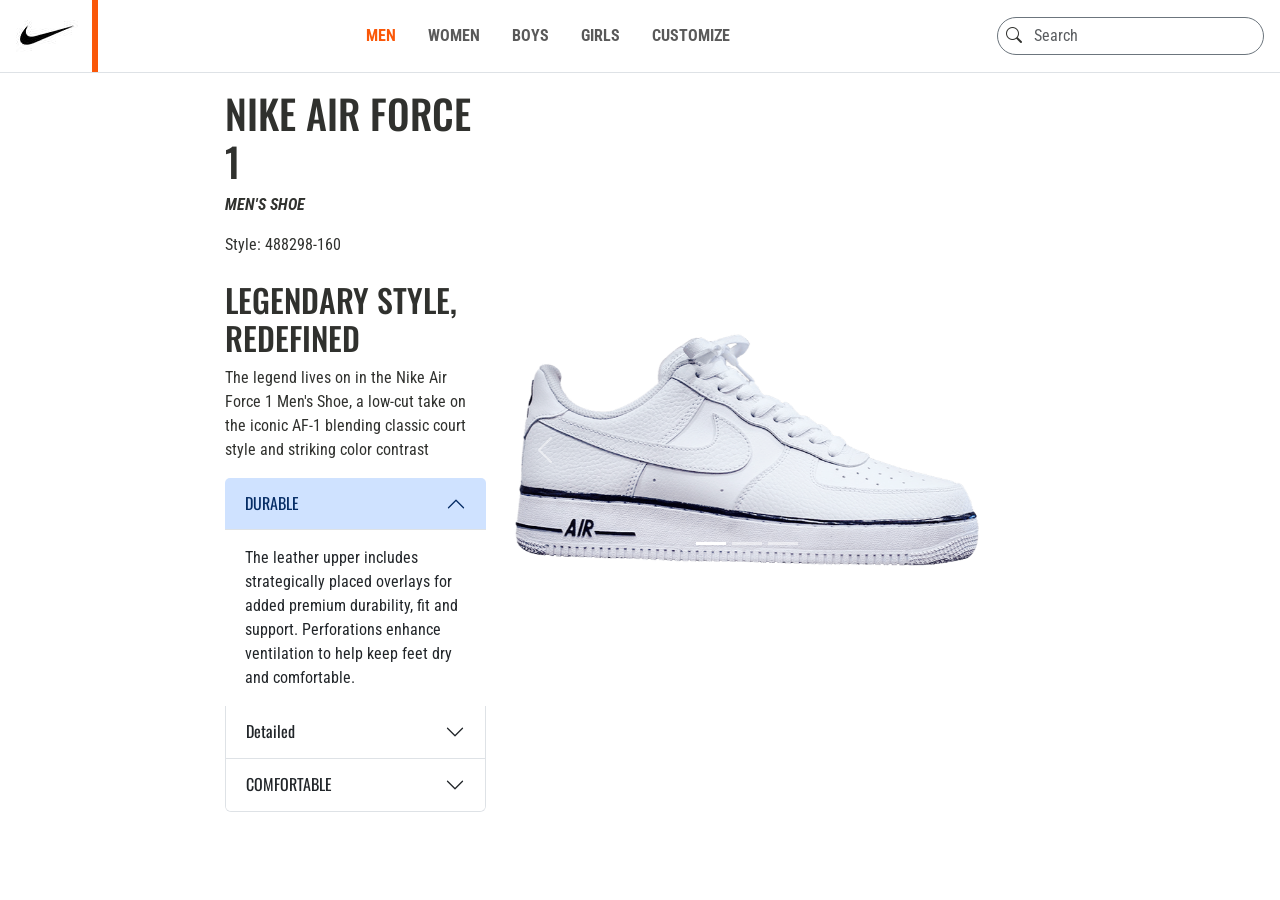
<file: index.html>
<!doctype html>
<html lang="en">
  <head>
    <meta charset="utf-8" />
    <meta name="viewport" content="width=device-width, initial-scale=1" />
    <title>Nike Air Force 1 — Bootstrap exercise</title>

    <!-- Bootstrap eerst; eigen CSS daarna. -->
    <link
      href="https://cdn.jsdelivr.net/npm/bootstrap@5.3.8/dist/css/bootstrap.min.css"
      rel="stylesheet"
      integrity="sha384-sRIl4kxILFvY47J16cr9ZwB07vP4J8+LH7qKQnuqkuIAvNWLzeN8tE5YBujZqJLB"
      crossorigin="anonymous"
    />
    <link
      rel="stylesheet"
      href="https://cdn.jsdelivr.net/npm/bootstrap-icons@1.13.1/font/bootstrap-icons.min.css"
    />
    <link rel="stylesheet" href="./css/style.css" />
  </head>
  <body class="test">
    <!-- Schrijf hier zelf de HTML van de pagina. -->

    <!-- NAVBAR -->

    <nav class="navbar navbar-shoes navbar-expand-lg fw-bold py-0">
      <div class="container-fluid border-bottom px-0">
        <a
          class="navbar-brand d-flex align-items-center justify-content-center m-0"
          href="#"
          ><img
            class="img-fluid"
            src="img/nike-logo.png"
            alt=""
            width="64"
            height="32"
        /></a>
        <button
          class="navbar-toggler"
          type="button"
          data-bs-toggle="collapse"
          data-bs-target="#navbarSupportedContent"
          aria-controls="navbarSupportedContent"
          aria-expanded="false"
          aria-label="Toggle navigation"
        >
          <span class="navbar-toggler-icon"></span>
        </button>
        <div class="collapse navbar-collapse" id="navbarSupportedContent">
          <ul class="navbar-nav mx-auto mb-2 mb-lg-0 gap-lg-3">
            <li class="nav-item">
              <a class="nav-link active" aria-current="page" href="#">MEN</a>
            </li>
            <li class="nav-item">
              <a class="nav-link" href="#">WOMEN</a>
            </li>
            <li class="nav-item">
              <a class="nav-link" href="#">BOYS</a>
            </li>
            <li class="nav-item">
              <a class="nav-link" href="#">GIRLS</a>
            </li>
            <li class="nav-item">
              <a class="nav-link" href="#">CUSTOMIZE</a>
            </li>
          </ul>
          <div class="rounded-pill">
            <form
              class="d-flex border border-1 border-secondary rounded-pill align-items-center px-2 me-3"
              role="search"
            >
              <i
                class="bi bi-search fw-bold"
                style="font-weight: 900 !important"
              ></i>
              <input
                class="form-control me-2 border-0"
                type="search"
                placeholder="Search"
                aria-label="Search"
              />
            </form>
          </div>
        </div>
      </div>
    </nav>

    <!-- SECTION -->

    <main>
      <section class="container-fluid py-3">
        <div class="row">
          <div class="col-lg-2"></div>
          <div class="col-lg-8">
            <div class="row">
              <div class="col-lg-4">
                <h1>NIKE AIR FORCE 1</h1>
                <p class="fst-italic fw-bold">MEN'S SHOE</p>
                <p>Style: 488298-160</p>
                <h2 class="mt-4">LEGENDARY STYLE, REDEFINED</h2>
                <p>
                  The legend lives on in the Nike Air Force 1 Men's Shoe, a
                  low-cut take on the iconic AF-1 blending classic court style
                  and striking color contrast
                </p>
                <!-- ACCORDION -->
                <div class="accordion" id="accordionExample">
                  <div class="accordion-item border-0">
                    <h2 class="accordion-header">
                      <button
                        class="accordion-button"
                        type="button"
                        data-bs-toggle="collapse"
                        data-bs-target="#collapseOne"
                        aria-expanded="true"
                        aria-controls="collapseOne"
                      >
                        DURABLE
                      </button>
                    </h2>
                    <div
                      id="collapseOne"
                      class="accordion-collapse collapse show"
                      data-bs-parent="#accordionExample"
                    >
                      <div class="accordion-body">
                        The leather upper includes strategically placed overlays
                        for added premium durability, fit and support.
                        Perforations enhance ventilation to help keep feet dry
                        and comfortable.
                      </div>
                    </div>
                  </div>
                  <div class="accordion-item">
                    <h2 class="accordion-header">
                      <button
                        class="accordion-button collapsed"
                        type="button"
                        data-bs-toggle="collapse"
                        data-bs-target="#collapseTwo"
                        aria-expanded="false"
                        aria-controls="collapseTwo"
                      >
                        Detailed
                      </button>
                    </h2>
                    <div
                      id="collapseTwo"
                      class="accordion-collapse collapse"
                      data-bs-parent="#accordionExample"
                    >
                      <div class="accordion-body">
                        <strong
                          >This is the second item’s accordion body.</strong
                        >
                        It is hidden by default, until the collapse plugin adds
                        the appropriate classes that we use to style each
                        element. These classes control the overall appearance,
                        as well as the showing and hiding via CSS transitions.
                        You can modify any of this with custom CSS or overriding
                        our default variables. It’s also worth noting that just
                        about any HTML can go within the
                        <code>.accordion-body</code>, though the transition does
                        limit overflow.
                      </div>
                    </div>
                  </div>
                  <div class="accordion-item">
                    <h2 class="accordion-header">
                      <button
                        class="accordion-button collapsed"
                        type="button"
                        data-bs-toggle="collapse"
                        data-bs-target="#collapseThree"
                        aria-expanded="false"
                        aria-controls="collapseThree"
                      >
                        COMFORTABLE
                      </button>
                    </h2>
                    <div
                      id="collapseThree"
                      class="accordion-collapse collapse"
                      data-bs-parent="#accordionExample"
                    >
                      <div class="accordion-body">
                        <p></p>
                        The leather upper includes strategically placed overlays
                        for added premium durability, fit and support.
                        Perforations enhance ventilation to help keep feet dry
                        and comfortable.
                      </div>
                    </div>
                  </div>
                </div>
              </div>

              <div class="d-flex col-lg-7 align-items-center">
                <!-- CAROUSEL -->
                <div id="carouselExampleIndicators" class="carousel slide">
                  <div class="carousel-indicators">
                    <button
                      type="button"
                      data-bs-target="#carouselExampleIndicators"
                      data-bs-slide-to="0"
                      class="active"
                      aria-current="true"
                      aria-label="Slide 1"
                    ></button>
                    <button
                      type="button"
                      data-bs-target="#carouselExampleIndicators"
                      data-bs-slide-to="1"
                      aria-label="Slide 2"
                    ></button>
                    <button
                      type="button"
                      data-bs-target="#carouselExampleIndicators"
                      data-bs-slide-to="2"
                      aria-label="Slide 3"
                    ></button>
                  </div>
                  <div class="carousel-inner">
                    <div class="carousel-item active">
                      <img
                        src="img/air-force-white.png"
                        class="d-block w-100"
                        alt="..."
                      />
                    </div>
                    <div class="carousel-item">
                      <img
                        src="img/air-force-black.png"
                        class="d-block w-100"
                        alt="..."
                      />
                    </div>
                    <div class="carousel-item">
                      <img
                        src="img/air-force-red.png"
                        class="d-block w-100"
                        alt="..."
                      />
                    </div>
                  </div>
                  <button
                    class="carousel-control-prev"
                    type="button"
                    data-bs-target="#carouselExampleIndicators"
                    data-bs-slide="prev"
                  >
                    <span
                      class="carousel-control-prev-icon"
                      aria-hidden="true"
                    ></span>
                    <span class="visually-hidden">Previous</span>
                  </button>
                  <button
                    class="carousel-control-next"
                    type="button"
                    data-bs-target="#carouselExampleIndicators"
                    data-bs-slide="next"
                  >
                    <span
                      class="carousel-control-next-icon"
                      aria-hidden="true"
                    ></span>
                    <span class="visually-hidden">Next</span>
                  </button>
                </div>
              </div>
              <div class="col-lg-1"></div>
            </div>
            <div class="col-lg-2"></div>
          </div>
        </div>
      </section>
    </main>

    <footer></footer>

    <script
      src="https://cdn.jsdelivr.net/npm/bootstrap@5.3.8/dist/js/bootstrap.bundle.min.js"
      integrity="sha384-FKyoEForCGlyvwx9Hj09JcYn3nv7wiPVlz7YYwJrWVcXK/BmnVDxM+D2scQbITxI"
      crossorigin="anonymous"
    ></script>
  </body>
</html>
</file>
<file: css/style.css>
/* LETTERTYPES */
@import url("https://fonts.googleapis.com/css2?family=Oswald:wght@400;500;600&family=Roboto+Condensed:ital,wght@0,400;0,500;0,600;1,400&display=swap");

/* KLEUREN EN LETTERTYPEFAMILIES */
:root {
  --shoe-orange: #fa5708;
  --shoe-orange-dark: #d94600;
  --shoe-ink: #30312e;
  --shoe-muted: #777777;
  --shoe-background: #ffffff;
  --shoe-surface: #f6f6f6;
  --shoe-border: #e0e0e0;

  --shoe-font-body: "Roboto Condensed", "Arial Narrow", Arial, sans-serif;
  --shoe-font-heading: "Oswald", "Arial Narrow", sans-serif;
}

/* BASIS: alleen lettertypes en kleuren. */
body {
  font-family: var(--shoe-font-body);
  color: var(--shoe-ink);
  background-color: var(--shoe-background);
}

h1,
h2,
h3,
h4,
h5,
h6 {
  font-family: var(--shoe-font-heading);
}

/* Schrijf je aanvullende CSS hieronder. */

/* navbar */

.navbar-brand {
  width: 98px;
  min-height: 72px;
  border-right: 6px solid var(--shoe-orange);
}

.nav-link.active {
  color: var(--shoe-orange) !important;
}
</file>
